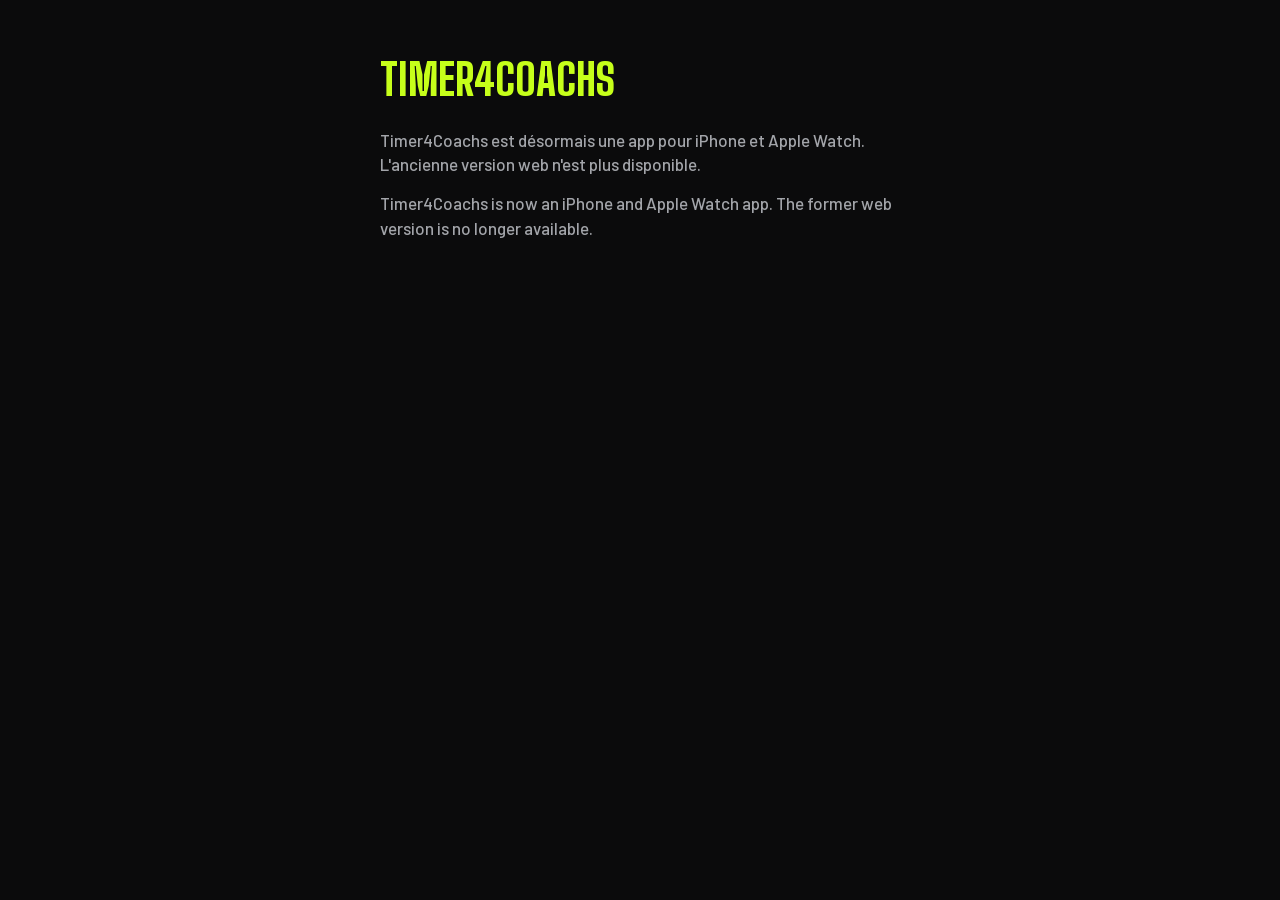
<file: index.html>
<!doctype html>
<html lang="fr">
<head>
<meta charset="utf-8">
<meta name="viewport" content="width=device-width, initial-scale=1, viewport-fit=cover">
<title>Timer4Coachs</title>
<meta name="theme-color" content="#0B0B0C">
<link rel="icon" type="image/png" href="icons/favicon-64.png">
<link rel="stylesheet" href="fonts.css">
<style>
html,body{margin:0;min-height:100%;background:#0B0B0C;color:#F2EFE6;font-family:"Barlow","Helvetica Neue",Arial,sans-serif}
main{max-width:520px;margin:0 auto;padding:48px 16px;line-height:1.45}
h1{font-family:"Big Shoulders Display","Arial Narrow",Impact,sans-serif;text-transform:uppercase;font-size:44px;margin:0 0 16px;color:#C6FF1A}
p{color:#A3A5AA;font-size:17px;margin:0 0 14px}
</style>
</head>
<body>
<main>
<h1>Timer4Coachs</h1>
<p>Timer4Coachs est désormais une app pour iPhone et Apple Watch. L'ancienne version web n'est plus disponible.</p>
<p lang="en">Timer4Coachs is now an iPhone and Apple Watch app. The former web version is no longer available.</p>
</main>
<!-- Désinstalle l'ancienne app web là où elle l'était (voir sw.js). -->
<script>if('serviceWorker' in navigator)navigator.serviceWorker.getRegistrations().then(function(r){r.forEach(function(x){x.update();});});</script>
</body>
</html>
</file>
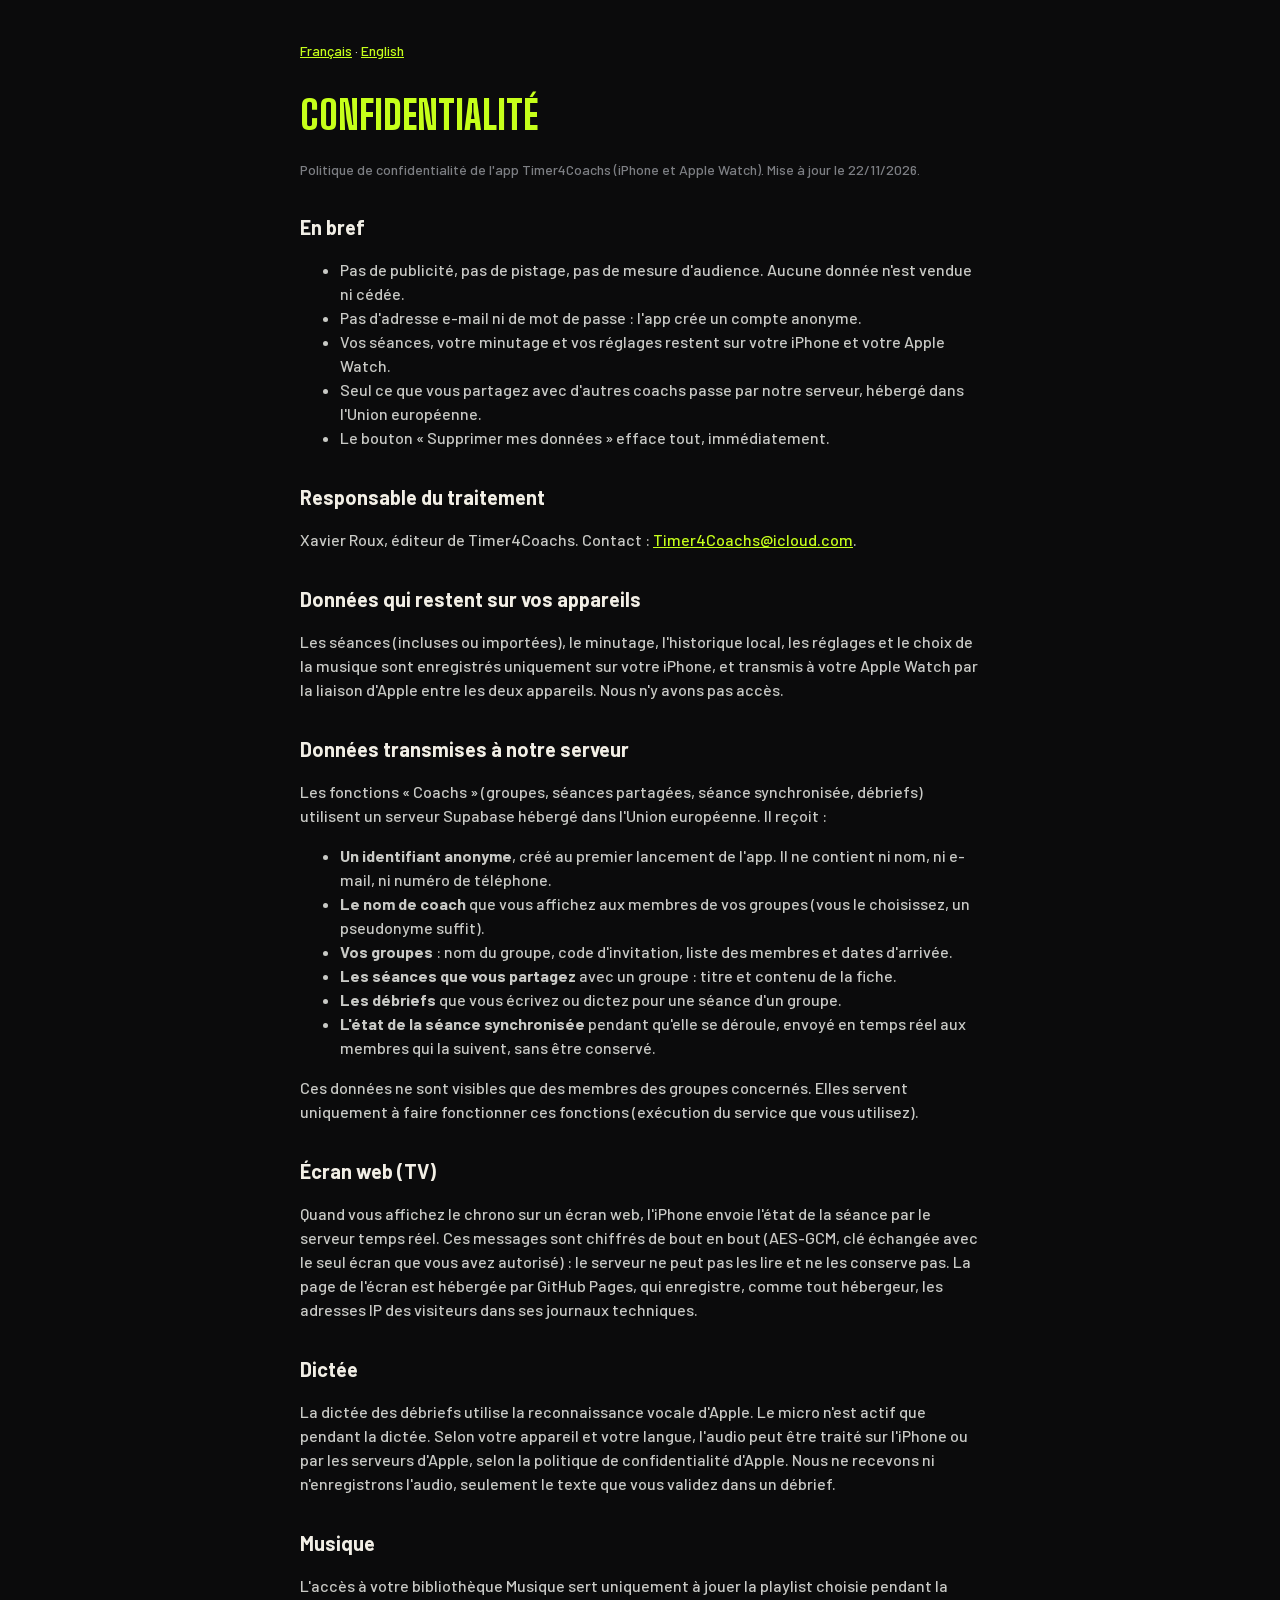
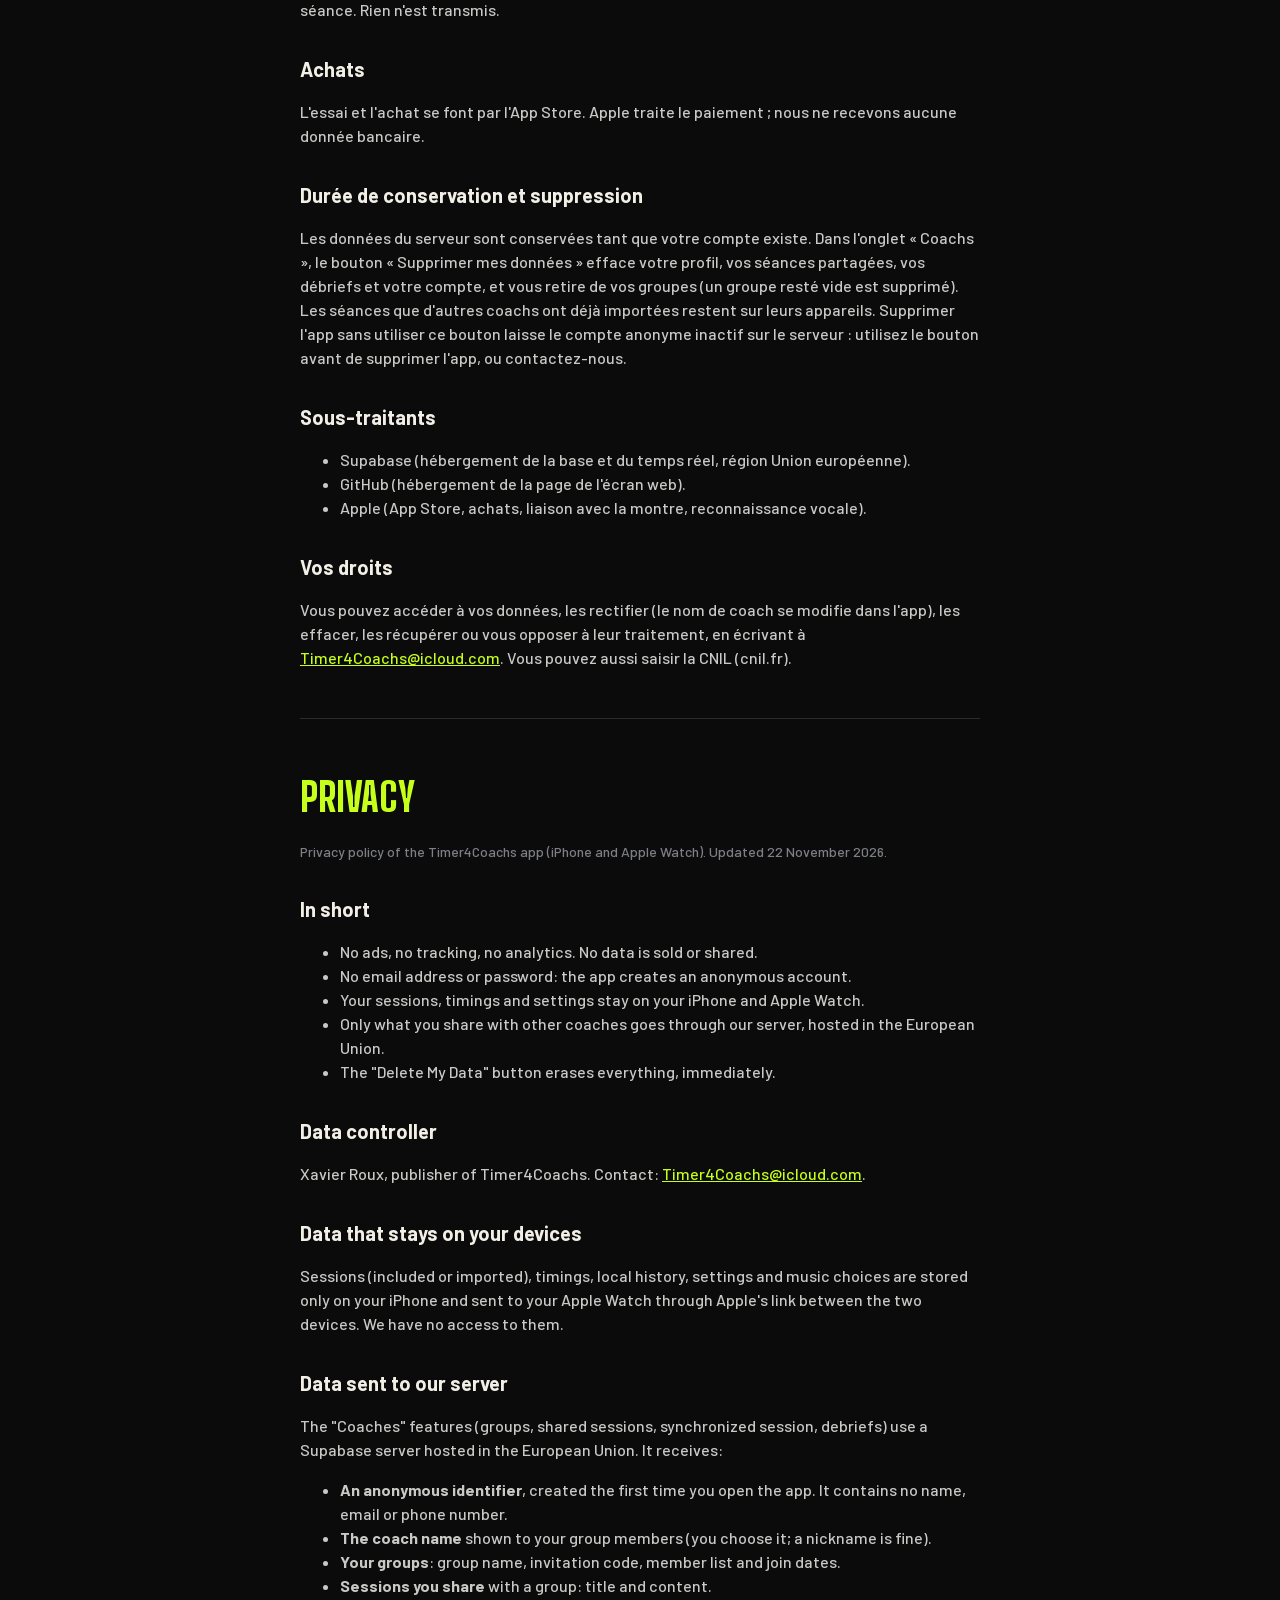
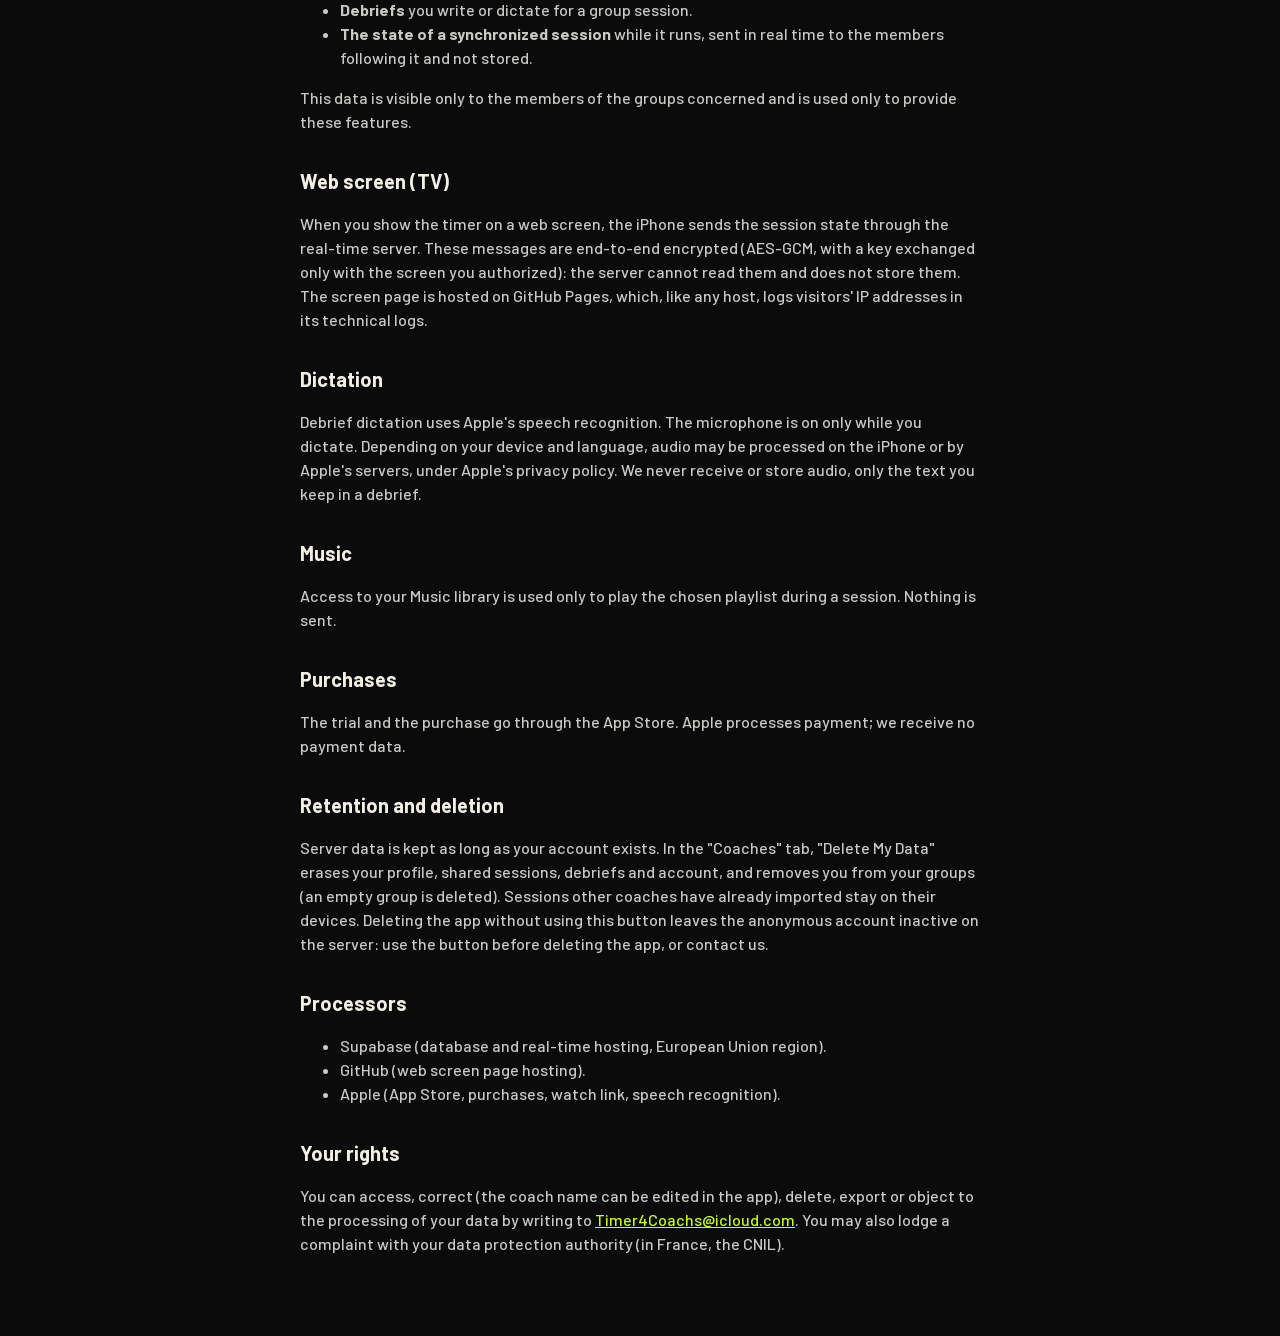
<file: confidentialite/index.html>
<!doctype html>
<html lang="fr">
<head>
<meta charset="utf-8">
<meta name="viewport" content="width=device-width, initial-scale=1">
<title>Timer4Coachs · Confidentialité</title>
<link rel="icon" type="image/png" href="../icons/favicon-64.png">
<link rel="stylesheet" href="../fonts.css">
<link rel="stylesheet" href="../pages.css">
</head>
<body>
<main>
<nav><a href="#fr">Français</a> · <a href="#en">English</a></nav>

<section id="fr" lang="fr">
<h1>Confidentialité</h1>
<p class="date">Politique de confidentialité de l'app Timer4Coachs (iPhone et Apple Watch). Mise à jour le 22/11/2026.</p>

<h2>En bref</h2>
<ul>
<li>Pas de publicité, pas de pistage, pas de mesure d'audience. Aucune donnée n'est vendue ni cédée.</li>
<li>Pas d'adresse e-mail ni de mot de passe : l'app crée un compte anonyme.</li>
<li>Vos séances, votre minutage et vos réglages restent sur votre iPhone et votre Apple Watch.</li>
<li>Seul ce que vous partagez avec d'autres coachs passe par notre serveur, hébergé dans l'Union européenne.</li>
<li>Le bouton « Supprimer mes données » efface tout, immédiatement.</li>
</ul>

<h2>Responsable du traitement</h2>
<p>Xavier Roux, éditeur de Timer4Coachs. Contact : <a href="mailto:Timer4Coachs@icloud.com">Timer4Coachs@icloud.com</a>.</p>

<h2>Données qui restent sur vos appareils</h2>
<p>Les séances (incluses ou importées), le minutage, l'historique local, les réglages et le choix de la musique sont enregistrés uniquement sur votre iPhone, et transmis à votre Apple Watch par la liaison d'Apple entre les deux appareils. Nous n'y avons pas accès.</p>

<h2>Données transmises à notre serveur</h2>
<p>Les fonctions « Coachs » (groupes, séances partagées, séance synchronisée, débriefs) utilisent un serveur Supabase hébergé dans l'Union européenne. Il reçoit :</p>
<ul>
<li><strong>Un identifiant anonyme</strong>, créé au premier lancement de l'app. Il ne contient ni nom, ni e-mail, ni numéro de téléphone.</li>
<li><strong>Le nom de coach</strong> que vous affichez aux membres de vos groupes (vous le choisissez, un pseudonyme suffit).</li>
<li><strong>Vos groupes</strong> : nom du groupe, code d'invitation, liste des membres et dates d'arrivée.</li>
<li><strong>Les séances que vous partagez</strong> avec un groupe : titre et contenu de la fiche.</li>
<li><strong>Les débriefs</strong> que vous écrivez ou dictez pour une séance d'un groupe.</li>
<li><strong>L'état de la séance synchronisée</strong> pendant qu'elle se déroule, envoyé en temps réel aux membres qui la suivent, sans être conservé.</li>
</ul>
<p>Ces données ne sont visibles que des membres des groupes concernés. Elles servent uniquement à faire fonctionner ces fonctions (exécution du service que vous utilisez).</p>

<h2>Écran web (TV)</h2>
<p>Quand vous affichez le chrono sur un écran web, l'iPhone envoie l'état de la séance par le serveur temps réel. Ces messages sont chiffrés de bout en bout (AES-GCM, clé échangée avec le seul écran que vous avez autorisé) : le serveur ne peut pas les lire et ne les conserve pas. La page de l'écran est hébergée par GitHub Pages, qui enregistre, comme tout hébergeur, les adresses IP des visiteurs dans ses journaux techniques.</p>

<h2>Dictée</h2>
<p>La dictée des débriefs utilise la reconnaissance vocale d'Apple. Le micro n'est actif que pendant la dictée. Selon votre appareil et votre langue, l'audio peut être traité sur l'iPhone ou par les serveurs d'Apple, selon la politique de confidentialité d'Apple. Nous ne recevons ni n'enregistrons l'audio, seulement le texte que vous validez dans un débrief.</p>

<h2>Musique</h2>
<p>L'accès à votre bibliothèque Musique sert uniquement à jouer la playlist choisie pendant la séance. Rien n'est transmis.</p>

<h2>Achats</h2>
<p>L'essai et l'achat se font par l'App Store. Apple traite le paiement ; nous ne recevons aucune donnée bancaire.</p>

<h2>Durée de conservation et suppression</h2>
<p>Les données du serveur sont conservées tant que votre compte existe. Dans l'onglet « Coachs », le bouton « Supprimer mes données » efface votre profil, vos séances partagées, vos débriefs et votre compte, et vous retire de vos groupes (un groupe resté vide est supprimé). Les séances que d'autres coachs ont déjà importées restent sur leurs appareils. Supprimer l'app sans utiliser ce bouton laisse le compte anonyme inactif sur le serveur : utilisez le bouton avant de supprimer l'app, ou contactez-nous.</p>

<h2>Sous-traitants</h2>
<ul>
<li>Supabase (hébergement de la base et du temps réel, région Union européenne).</li>
<li>GitHub (hébergement de la page de l'écran web).</li>
<li>Apple (App Store, achats, liaison avec la montre, reconnaissance vocale).</li>
</ul>

<h2>Vos droits</h2>
<p>Vous pouvez accéder à vos données, les rectifier (le nom de coach se modifie dans l'app), les effacer, les récupérer ou vous opposer à leur traitement, en écrivant à <a href="mailto:Timer4Coachs@icloud.com">Timer4Coachs@icloud.com</a>. Vous pouvez aussi saisir la CNIL (cnil.fr).</p>
</section>

<hr>

<section id="en" lang="en">
<h1>Privacy</h1>
<p class="date">Privacy policy of the Timer4Coachs app (iPhone and Apple Watch). Updated 22 November 2026.</p>

<h2>In short</h2>
<ul>
<li>No ads, no tracking, no analytics. No data is sold or shared.</li>
<li>No email address or password: the app creates an anonymous account.</li>
<li>Your sessions, timings and settings stay on your iPhone and Apple Watch.</li>
<li>Only what you share with other coaches goes through our server, hosted in the European Union.</li>
<li>The "Delete My Data" button erases everything, immediately.</li>
</ul>

<h2>Data controller</h2>
<p>Xavier Roux, publisher of Timer4Coachs. Contact: <a href="mailto:Timer4Coachs@icloud.com">Timer4Coachs@icloud.com</a>.</p>

<h2>Data that stays on your devices</h2>
<p>Sessions (included or imported), timings, local history, settings and music choices are stored only on your iPhone and sent to your Apple Watch through Apple's link between the two devices. We have no access to them.</p>

<h2>Data sent to our server</h2>
<p>The "Coaches" features (groups, shared sessions, synchronized session, debriefs) use a Supabase server hosted in the European Union. It receives:</p>
<ul>
<li><strong>An anonymous identifier</strong>, created the first time you open the app. It contains no name, email or phone number.</li>
<li><strong>The coach name</strong> shown to your group members (you choose it; a nickname is fine).</li>
<li><strong>Your groups</strong>: group name, invitation code, member list and join dates.</li>
<li><strong>Sessions you share</strong> with a group: title and content.</li>
<li><strong>Debriefs</strong> you write or dictate for a group session.</li>
<li><strong>The state of a synchronized session</strong> while it runs, sent in real time to the members following it and not stored.</li>
</ul>
<p>This data is visible only to the members of the groups concerned and is used only to provide these features.</p>

<h2>Web screen (TV)</h2>
<p>When you show the timer on a web screen, the iPhone sends the session state through the real-time server. These messages are end-to-end encrypted (AES-GCM, with a key exchanged only with the screen you authorized): the server cannot read them and does not store them. The screen page is hosted on GitHub Pages, which, like any host, logs visitors' IP addresses in its technical logs.</p>

<h2>Dictation</h2>
<p>Debrief dictation uses Apple's speech recognition. The microphone is on only while you dictate. Depending on your device and language, audio may be processed on the iPhone or by Apple's servers, under Apple's privacy policy. We never receive or store audio, only the text you keep in a debrief.</p>

<h2>Music</h2>
<p>Access to your Music library is used only to play the chosen playlist during a session. Nothing is sent.</p>

<h2>Purchases</h2>
<p>The trial and the purchase go through the App Store. Apple processes payment; we receive no payment data.</p>

<h2>Retention and deletion</h2>
<p>Server data is kept as long as your account exists. In the "Coaches" tab, "Delete My Data" erases your profile, shared sessions, debriefs and account, and removes you from your groups (an empty group is deleted). Sessions other coaches have already imported stay on their devices. Deleting the app without using this button leaves the anonymous account inactive on the server: use the button before deleting the app, or contact us.</p>

<h2>Processors</h2>
<ul>
<li>Supabase (database and real-time hosting, European Union region).</li>
<li>GitHub (web screen page hosting).</li>
<li>Apple (App Store, purchases, watch link, speech recognition).</li>
</ul>

<h2>Your rights</h2>
<p>You can access, correct (the coach name can be edited in the app), delete, export or object to the processing of your data by writing to <a href="mailto:Timer4Coachs@icloud.com">Timer4Coachs@icloud.com</a>. You may also lodge a complaint with your data protection authority (in France, the CNIL).</p>
</section>
</main>
</body>
</html>
</file>
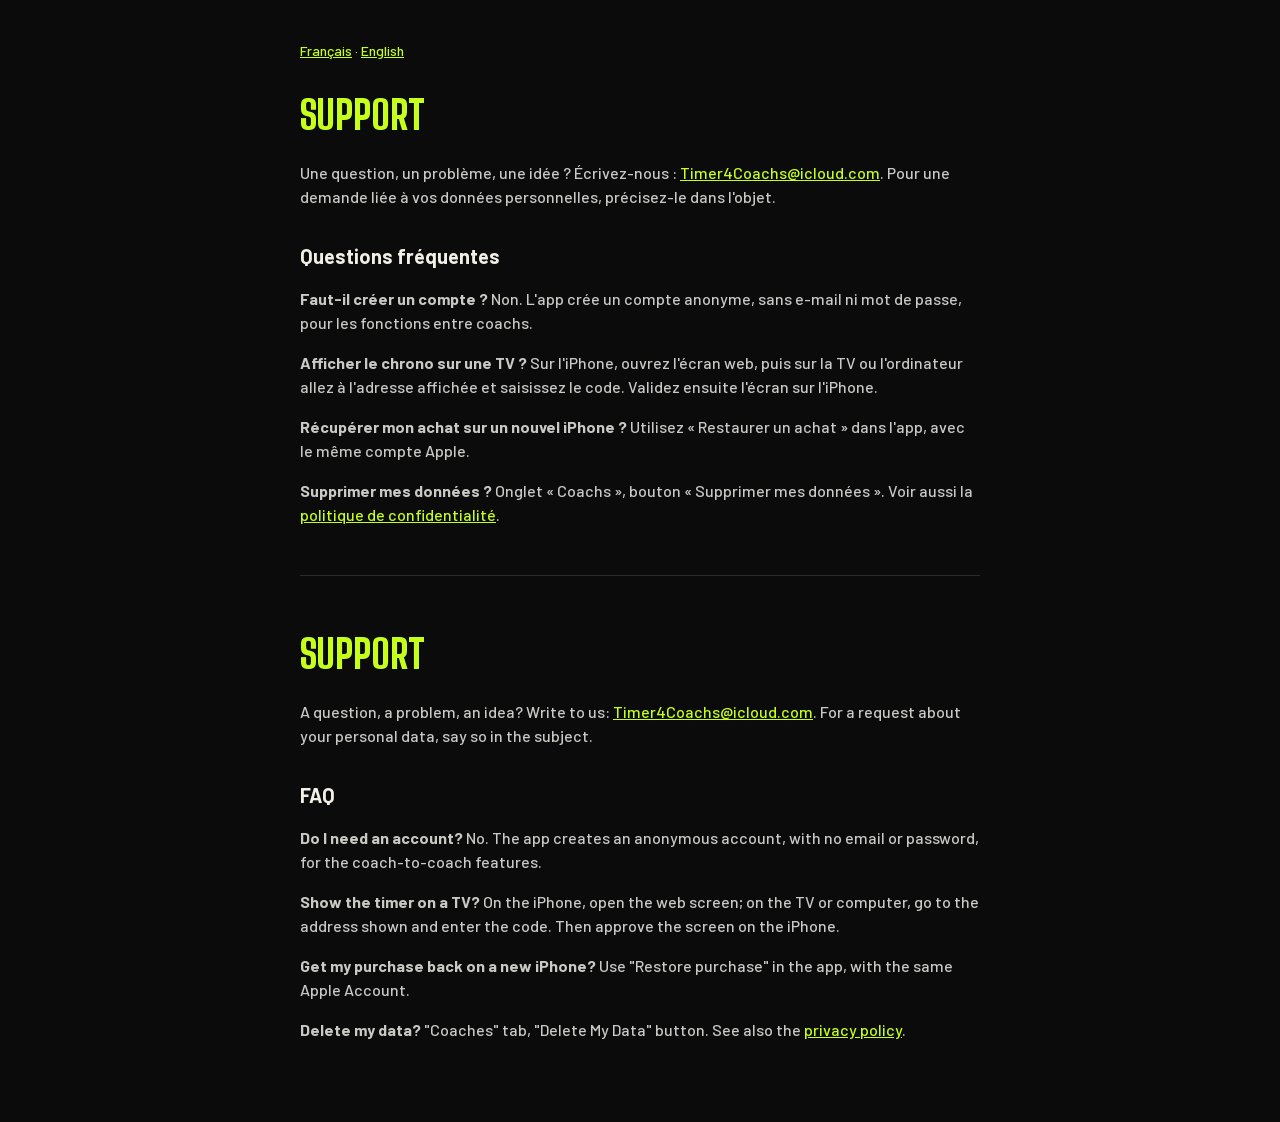
<file: support/index.html>
<!doctype html>
<html lang="fr">
<head>
<meta charset="utf-8">
<meta name="viewport" content="width=device-width, initial-scale=1">
<title>Timer4Coachs · Support</title>
<link rel="icon" type="image/png" href="../icons/favicon-64.png">
<link rel="stylesheet" href="../fonts.css">
<link rel="stylesheet" href="../pages.css">
</head>
<body>
<main>
<nav><a href="#fr">Français</a> · <a href="#en">English</a></nav>

<section id="fr" lang="fr">
<h1>Support</h1>
<p>Une question, un problème, une idée ? Écrivez-nous : <a href="mailto:Timer4Coachs@icloud.com">Timer4Coachs@icloud.com</a>. Pour une demande liée à vos données personnelles, précisez-le dans l'objet.</p>

<h2>Questions fréquentes</h2>
<p><strong>Faut-il créer un compte ?</strong> Non. L'app crée un compte anonyme, sans e-mail ni mot de passe, pour les fonctions entre coachs.</p>
<p><strong>Afficher le chrono sur une TV ?</strong> Sur l'iPhone, ouvrez l'écran web, puis sur la TV ou l'ordinateur allez à l'adresse affichée et saisissez le code. Validez ensuite l'écran sur l'iPhone.</p>
<p><strong>Récupérer mon achat sur un nouvel iPhone ?</strong> Utilisez « Restaurer un achat » dans l'app, avec le même compte Apple.</p>
<p><strong>Supprimer mes données ?</strong> Onglet « Coachs », bouton « Supprimer mes données ». Voir aussi la <a href="../confidentialite/">politique de confidentialité</a>.</p>
</section>

<hr>

<section id="en" lang="en">
<h1>Support</h1>
<p>A question, a problem, an idea? Write to us: <a href="mailto:Timer4Coachs@icloud.com">Timer4Coachs@icloud.com</a>. For a request about your personal data, say so in the subject.</p>

<h2>FAQ</h2>
<p><strong>Do I need an account?</strong> No. The app creates an anonymous account, with no email or password, for the coach-to-coach features.</p>
<p><strong>Show the timer on a TV?</strong> On the iPhone, open the web screen; on the TV or computer, go to the address shown and enter the code. Then approve the screen on the iPhone.</p>
<p><strong>Get my purchase back on a new iPhone?</strong> Use "Restore purchase" in the app, with the same Apple Account.</p>
<p><strong>Delete my data?</strong> "Coaches" tab, "Delete My Data" button. See also the <a href="../confidentialite/">privacy policy</a>.</p>
</section>
</main>
</body>
</html>
</file>
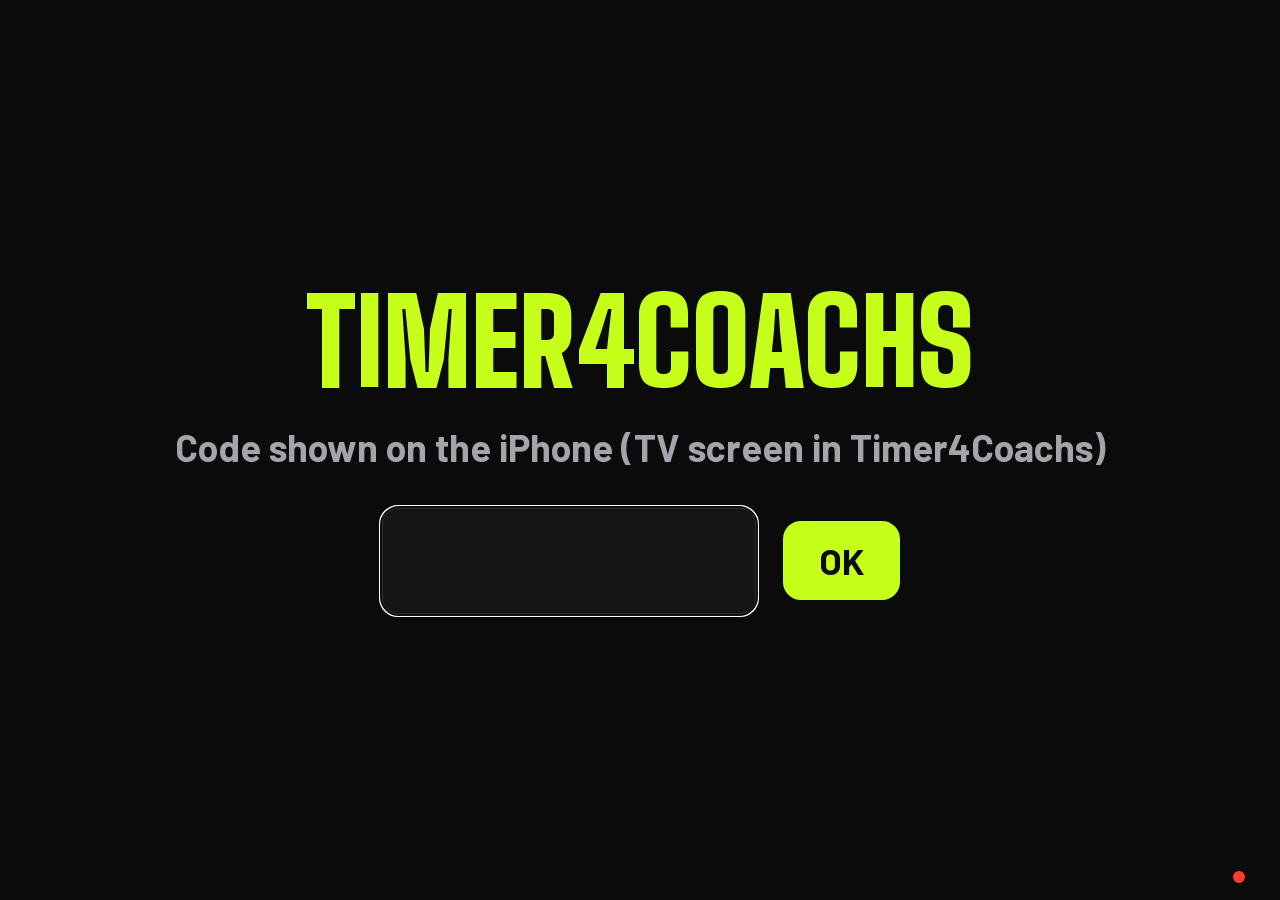
<file: tv/index.html>
<!doctype html>
<html lang="fr">
<head>
<meta charset="utf-8">
<meta name="viewport" content="width=device-width,initial-scale=1">
<meta name="robots" content="noindex">
<!-- Seuls ce site et le temps réel Supabase sont joignables : un message piégé ne peut rien charger d'ailleurs. -->
<meta http-equiv="Content-Security-Policy" content="default-src 'none'; script-src 'self'; style-src 'self' 'unsafe-inline'; font-src 'self'; img-src 'self' data:; connect-src wss://uyykwnzvwwaerzpgsqsp.supabase.co; base-uri 'none'; form-action 'none'">
<meta name="referrer" content="no-referrer">
<title>Timer4Coachs TV</title>
<link rel="stylesheet" href="../fonts.css">
<style>
/* Écran web de Timer4Coachs : affiche la séance que mène un iPhone (code de 6 caractères).
   JavaScript ES5 sans bibliothèque, pour les navigateurs des TV anciennes. */
:root{--ink:#0B0B0C;--panel:#141517;--line:#2A2C30;--text:#F2EFE6;--muted:#A3A5AA;--dim:#8E9096;--lime:#C6FF1A;--c:#C6FF1A;
  --fd:"Big Shoulders Display","Arial Narrow",Impact,sans-serif;--ft:"Barlow","Helvetica Neue",Arial,sans-serif}
*{box-sizing:border-box;margin:0;padding:0}
html,body{height:100%;background:var(--ink);color:var(--text);font-family:var(--ft);overflow:hidden;cursor:none}
.cache{display:none!important}
/* Marges de 4 % : certaines TV rognent les bords de l'image. */
#ecran{position:absolute;top:4vh;bottom:4vh;left:4vw;right:4vw}
.centre{position:absolute;top:0;bottom:0;left:0;right:0;display:flex;flex-direction:column;align-items:center;justify-content:center;text-align:center;padding:4vh 4vw}
.grand{font-family:var(--fd);font-weight:900;text-transform:uppercase;color:var(--lime);font-size:13vh;font-size:min(13vh,10vw);line-height:1}
.sous{font-weight:700;font-size:4.2vh;color:var(--muted);margin-top:2.5vh}
.code{font-family:var(--fd);font-weight:900;font-size:7vh;letter-spacing:1.2vh;color:var(--lime)}
#saisie{margin-top:4vh;display:flex;gap:2vw;align-items:center}
#saisie input{font-family:var(--fd);font-weight:900;font-size:8vh;letter-spacing:1.5vh;text-transform:uppercase;width:42vh;text-align:center;
  background:var(--panel);color:var(--lime);border:.4vh solid var(--line);border-radius:2vh;padding:1vh 2vh;cursor:auto}
#saisie button{font-family:var(--ft);font-weight:700;font-size:4vh;background:var(--lime);color:var(--ink);border:0;border-radius:2vh;padding:2vh 4vh;cursor:pointer}
/* Cadran : 64 % de la hauteur, toute la largeur sert de barre de progression. */
/* Bandeau (logo et nom de la salle, coach) : 11 % en haut quand l'iPhone en envoie un. */
#entete{position:absolute;top:0;left:0;right:0;height:11%;display:flex;align-items:center;gap:1.6vw;white-space:nowrap}
#logo{height:100%;max-width:30%;object-fit:contain;border-radius:1vh}
#salle{font-family:var(--fd);font-weight:800;font-size:4.6vh;letter-spacing:.3vh;text-transform:uppercase;overflow:hidden;text-overflow:ellipsis}
#coach{margin-left:auto;text-align:right;line-height:1}
#coach .etiq{display:block;font-family:var(--fd);font-weight:800;font-size:2.6vh;letter-spacing:.3vh;text-transform:uppercase;color:var(--dim)}
#nomCoach{font-family:var(--fd);font-weight:900;font-size:5.4vh;letter-spacing:.3vh;text-transform:uppercase;color:var(--lime)}
/* Cadran : 80 % de la hauteur (66,5 % sous le bandeau), toute la largeur sert de barre de progression. */
#cadran{position:absolute;top:0;left:0;right:0;height:80%;background:var(--panel);overflow:hidden;border-radius:1.5vh}
#cadran.consigne{background:var(--text)}
/* Le cadran ne montre que le temps : bloc, rang et exercice sont dans la colonne de droite. */
#cadran .haut,#cadran .lib{display:none}
.contenu{position:absolute;top:0;bottom:0;left:0;padding:2.4vh 3vw;display:flex;flex-direction:column}
.haut{display:flex;justify-content:space-between;font-family:var(--fd);font-weight:800;font-size:6vh;letter-spacing:.3vh;text-transform:uppercase;opacity:.85;white-space:nowrap;overflow:hidden}
.haut span:first-child{overflow:hidden;text-overflow:ellipsis}
.temps{flex:1;display:flex;align-items:center;justify-content:center;font-family:var(--fd);font-weight:900;font-size:36vh;font-size:min(36vh,24vw);line-height:1;font-variant-numeric:tabular-nums}
.lib{font-weight:700;font-size:5.4vh;text-transform:uppercase;white-space:nowrap;overflow:hidden;text-overflow:ellipsis}
.base .temps{color:var(--c)}
#cadran.consigne .contenu{color:var(--ink)}
#cadran.consigne .temps{color:var(--ink)}
#remplissage{position:absolute;top:0;bottom:0;left:0;width:0;overflow:hidden;background:var(--c)}
#remplissage .contenu{color:var(--ink)}
#hachures{position:absolute;top:0;bottom:0;left:0;width:0;border-right:3px solid var(--c);
  background:repeating-linear-gradient(-45deg,var(--h) 0,var(--h) 22px,var(--ink) 22px,var(--ink) 44px)}
#pause{position:absolute;top:50%;left:50%;transform:translate(-50%,-50%);font-family:var(--fd);font-weight:900;font-size:11vh;text-transform:uppercase;
  color:var(--lime);background:rgba(11,11,12,.85);padding:1vh 4vh;border-radius:2vh;white-space:nowrap}
/* Instructions */
#seance.avecEntete #cadran{top:14%;height:66.5%}
/* Une seule ligne : la consigne, qui défile si elle est trop longue. */
#infos{position:absolute;top:80%;bottom:0;left:0;right:0;padding:2.6vh 3vw 0}
#seance.avecEntete #infos{top:80.5%}
#ligne{display:flex;align-items:baseline;white-space:nowrap}
#defile{flex:1;min-width:0;overflow:hidden;margin-right:3vw}
#defile span{display:inline-block;font-weight:700;font-size:5vh}
#copie{padding-left:6vh}
#ligne .etiq{font-family:var(--fd);font-weight:800;font-size:3vh;letter-spacing:.3vh;text-transform:uppercase;color:var(--dim);margin-right:1.4vw}
#barre{height:6px;background:var(--line);border-radius:3px;margin-top:1.6vh;overflow:hidden}
#barre div{height:100%;width:0;background:rgba(242,239,230,.7)}
#mi{position:absolute;top:0;bottom:0;left:0;right:0;background:rgba(11,11,12,.94);display:flex;flex-direction:column;align-items:center;justify-content:center;text-align:center}
#mi .t{font-family:var(--fd);font-weight:800;font-size:5vh;letter-spacing:.5vh;text-transform:uppercase;color:var(--c)}
#mi .m{font-family:var(--fd);font-weight:900;font-size:16vh;text-transform:uppercase;line-height:1}
/* État de la liaison, discret dans le coin. */
#liaison{position:fixed;right:2vw;bottom:1.5vh;font-size:2.4vh;color:var(--dim)}
#liaison:before{content:"";display:inline-block;width:1.4vh;height:1.4vh;border-radius:50%;background:#FF3B30;margin-right:1vh;vertical-align:middle}
#liaison.ok:before{background:var(--lime)}
/* Pendant la séance, l'état de la liaison ne s'affiche que s'il y a un problème. */
#liaison.ok.discret{display:none}
/* Heure, en petit au milieu du bandeau. */
#horloge{position:absolute;left:50%;top:50%;transform:translate(-50%,-50%);font-family:var(--fd);font-weight:800;font-size:4.6vh;letter-spacing:.3vh;color:var(--muted);font-variant-numeric:tabular-nums}
/* Programme du bloc : le chrono prend les 2/3, la liste des exercices le dernier tiers, sans cadre. */
#prog{position:absolute;top:0;bottom:17%;right:0;width:33%;padding-top:1vh;overflow:hidden;display:none}
#seance.avecProg #prog{display:block}
#seance.avecEntete #prog{top:14%}
#seance.avecProg #cadran{right:36%;height:auto;bottom:17%}
#seance.avecProg #infos{top:83%;padding:0}
#nomProg .rangProg{color:var(--c);margin-right:1.2vw}
#nomProg{font-family:var(--fd);font-weight:900;font-size:6.4vh;text-transform:uppercase;line-height:1;letter-spacing:.2vh;max-height:2em;overflow:hidden}
#listeProg{list-style:none;margin-top:2.6vh}
#listeProg li{display:flex;align-items:baseline;gap:1.2vw;font-weight:700;font-size:4.8vh;line-height:1.05;margin-bottom:1.8vh}
/* Un seul axe : la colonne des nombres a la même largeur partout, alignée à droite. */
#listeProg .n{flex:none;width:9vh;font-family:var(--fd);font-weight:900;font-size:6.4vh;color:var(--lime);text-align:right;font-variant-numeric:tabular-nums}
#listeProg .t{min-width:0;overflow:hidden;max-height:3.2em}
#listeProg.large .n{width:13vh;font-size:5vh}
#listeProg li.s{font-size:4.2vh}
#listeProg li.s .n{font-size:5.4vh;color:var(--text)}
#listeProg li.on{background:var(--c);color:var(--ink);border-radius:1vh;padding:.4vh 1vw;margin-left:-1vw;margin-right:-1vw}
#listeProg li.on .n{color:var(--ink)}
/* Scaling en bas, façon commentaires : le niveau en gras blanc. */
#notesL{flex:1;min-width:0;margin-right:3vw;display:none;font-size:3.3vh;color:var(--muted);line-height:1.35}
#notesL div{white-space:nowrap;overflow:hidden;text-overflow:ellipsis}
/* Une seule note (la consigne d'un bloc sans scaling) : elle peut tenir sur deux lignes. */
#notesL div:only-child{white-space:normal;max-height:2.7em}
#notesL b{font-family:var(--fd);font-weight:900;letter-spacing:.2vh;color:var(--text);margin-right:.6vw}
#seance.avecProg #defile{display:none}
#seance.avecProg #notesL{display:block}
#seance.avecProg #ligne{align-items:flex-end;height:calc(100% - 1.6vh - 6px)}
#seance.avecProg #ligne > span{padding-bottom:.4vh}
/* Avant le départ : l'heure en grand sur fond noir, la séance entière à droite. */
#seance.attente #cadran{background:none}
#seance.attente #horloge,#seance.attente #infos,#seance.attente #prog,#seance.attente #remplissage,#seance.attente #hachures{visibility:hidden}
#seance.attente .base .temps{color:var(--text)}
#seance.avant #cadran{background:none}
#seance.avant .haut,#seance.avant .lib,#seance.avant #pause,#seance.avant #horloge,#seance.avant #barre,#seance.avant #hachures{visibility:hidden}
#seance.avant .base .temps{color:var(--text)}
#seance.avant #nomProg{font-size:5.2vh}
#seance.avant #listeProg{margin-top:1.4vh}
#seance.avant #listeProg li{font-size:4.1vh;margin-bottom:.7vh}
#seance.avant #listeProg .n{font-size:5.6vh}
#seance.avant #listeProg li.s{font-size:3.8vh}
#seance.avant #listeProg li.s .n{font-size:4.6vh}
</style>
</head>
<body>
<div id="ecran">
  <div id="accueil" class="centre">
    <div class="grand">Timer4Coachs</div>
    <div class="sous" id="consigneCode">Code de l'iPhone (TV dans Timer4Coachs)</div>
    <form id="saisie">
      <input id="champ" maxlength="6" autocomplete="off" autocapitalize="characters" spellcheck="false">
      <button type="submit">OK</button>
    </form>
  </div>
  <div id="message" class="centre cache">
    <div class="grand" id="mTitre"></div>
    <div class="sous" id="mSous"></div>
    <div class="sous code" id="mCode"></div>
  </div>
  <div id="seance" class="cache">
    <div id="entete" class="cache">
      <img id="logo" class="cache" alt="">
      <span id="salle"></span>
      <span id="horloge"></span>
      <span id="coach"><span class="etiq" id="etiqCoach"></span><span id="nomCoach"></span></span>
    </div>
    <div id="cadran">
      <div id="hachures"></div>
      <div class="contenu base" id="c1"><div class="haut"><span class="bloc"></span><span class="rang"></span></div><div class="temps"></div><div class="lib"></div></div>
      <div id="remplissage"><div class="contenu" id="c2"><div class="haut"><span class="bloc"></span><span class="rang"></span></div><div class="temps"></div><div class="lib"></div></div></div>
      <div id="pause" class="cache"></div>
    </div>
    <div id="prog"><div id="nomProg"></div><ul id="listeProg"></ul></div>
    <div id="infos">
      <div id="ligne"><div id="notesL"></div><div id="defile"><span id="consigne"></span><span id="copie" class="cache"></span></div></div>
      <div id="barre"><div></div></div>
    </div>
    <div id="mi" class="cache"><div class="t" id="miT"></div><div class="m" id="miM"></div></div>
  </div>
</div>
<div id="liaison">…</div>
<script src="tv.js"></script>
</body>
</html>
</file>
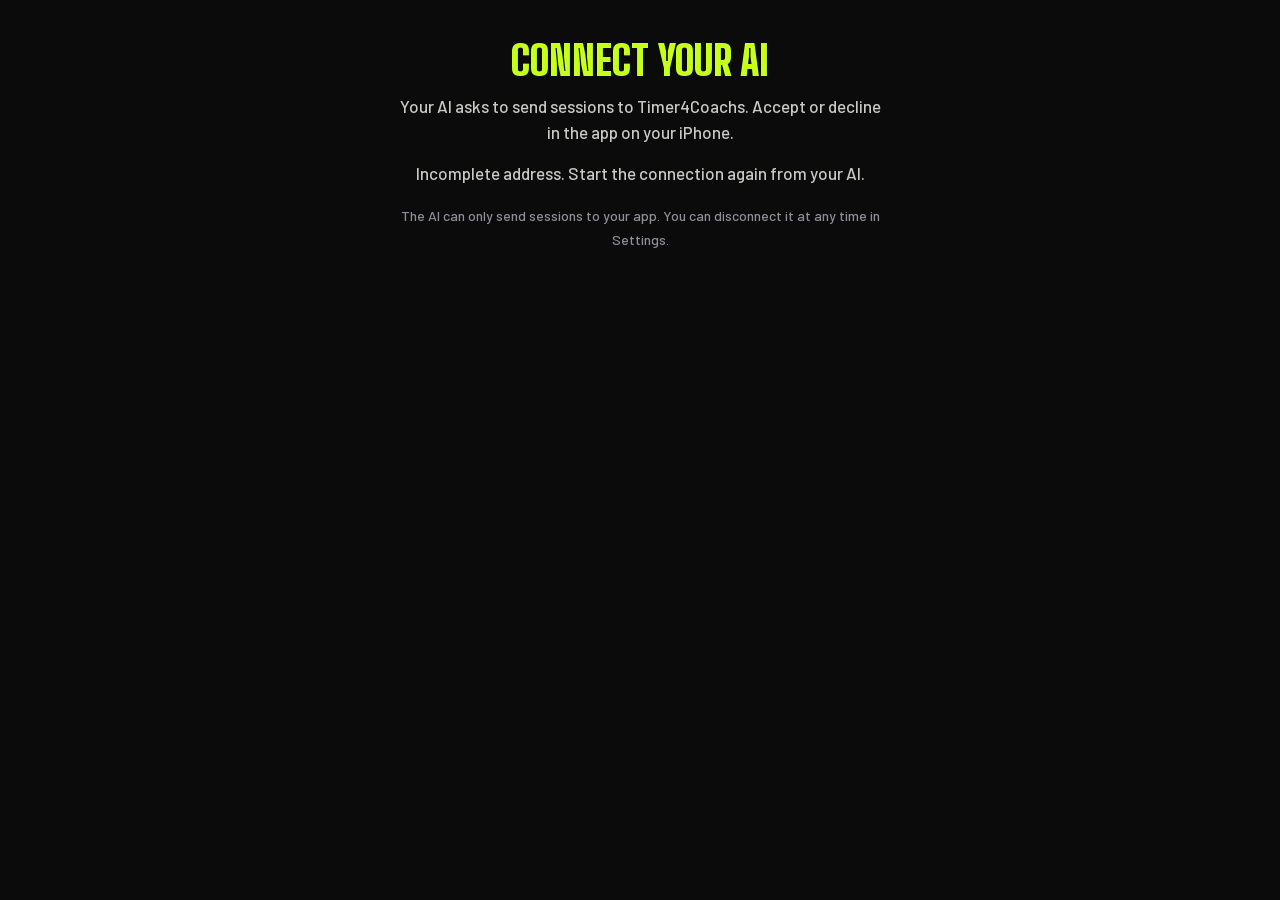
<file: oauth/consent/index.html>
<!doctype html>
<html lang="fr">
<head>
<meta charset="utf-8">
<meta name="viewport" content="width=device-width,initial-scale=1">
<meta name="robots" content="noindex">
<!-- Seuls ce site et l'API Supabase du projet sont joignables. -->
<meta http-equiv="Content-Security-Policy" content="default-src 'none'; script-src 'self'; style-src 'self' 'unsafe-inline'; font-src 'self'; img-src 'self' data:; connect-src https://uyykwnzvwwaerzpgsqsp.supabase.co; base-uri 'none'; form-action 'none'">
<meta name="referrer" content="no-referrer">
<title>Timer4Coachs · Connecter mon IA</title>
<link rel="icon" type="image/png" href="../../icons/favicon-64.png">
<link rel="stylesheet" href="../../fonts.css">
<style>
/* Page d'autorisation OAuth : une IA demande à envoyer des séances au coach. Le coach accepte dans l'app
   de son iPhone (QR code, ou bouton sur l'iPhone même) ; la page attend la réponse puis renvoie vers l'IA. */
:root{--ink:#0B0B0C;--panel:#141517;--line:#2A2C30;--text:#F2EFE6;--muted:#C9CAC6;--dim:#8E9096;--lime:#C6FF1A;
  --fd:"Big Shoulders Display","Arial Narrow",Impact,sans-serif;--ft:"Barlow","Helvetica Neue",Arial,sans-serif}
*{box-sizing:border-box}
html,body{margin:0;background:var(--ink);color:var(--text);font-family:var(--ft)}
main{max-width:520px;margin:0 auto;padding:40px 16px 56px;text-align:center;line-height:1.5}
h1{font-family:var(--fd);font-weight:900;text-transform:uppercase;font-size:40px;line-height:1.05;margin:0 0 12px;color:var(--lime)}
p{color:var(--muted);font-size:17px;margin:0 0 16px}
.cache{display:none!important}
#qr{display:inline-block;background:#fff;border-radius:16px;padding:8px;margin:12px 0 20px}
#qr svg{display:block;width:240px;height:240px;max-width:70vw;max-height:70vw}
.bouton{display:inline-block;font-weight:700;font-size:19px;text-decoration:none;background:var(--lime);color:var(--ink);
  border-radius:16px;padding:16px 28px;margin:8px 0 20px}
.attente{display:flex;align-items:center;justify-content:center;gap:10px;color:var(--dim);font-size:15px;margin-top:8px}
.point{width:10px;height:10px;border-radius:50%;background:var(--lime);animation:souffle 1.4s ease-in-out infinite}
@keyframes souffle{0%,100%{opacity:.25}50%{opacity:1}}
@media (prefers-reduced-motion:reduce){.point{animation:none}}
.etapes{text-align:left;background:var(--panel);border:1px solid var(--line);border-radius:16px;padding:16px 20px;margin:0 0 20px}
.etapes li{color:var(--muted);font-size:16px;margin:4px 0}
small{color:var(--dim);font-size:14px}
</style>
</head>
<body>
<main>
  <h1 id="titre"></h1>
  <p id="intro"></p>

  <div id="ordinateur" class="cache">
    <div id="qr" aria-hidden="true"></div>
    <ol class="etapes"><li id="etape1"></li><li id="etape2"></li><li id="etape3"></li></ol>
  </div>

  <div id="mobile" class="cache">
    <a id="ouvrir" class="bouton" href="#"></a>
    <p id="retour"></p>
  </div>

  <div id="attente" class="attente cache"><span class="point"></span><span id="texteAttente"></span></div>
  <p id="message" class="cache"></p>
  <small id="note"></small>
</main>
<script src="../qr.js"></script>
<script src="consent.js"></script>
</body>
</html>
</file>
<file: fonts.css>
@font-face{font-family:'Barlow';font-style:normal;font-weight:500;font-display:swap;src:url(fonts/Barlow-500.woff2) format('woff2');unicode-range:U+0000-00FF, U+0131, U+0152-0153, U+02BB-02BC, U+02C6, U+02DA, U+02DC, U+0304, U+0308, U+0329, U+2000-206F, U+20AC, U+2122, U+2191, U+2193, U+2212, U+2215, U+FEFF, U+FFFD;}
@font-face{font-family:'Barlow';font-style:normal;font-weight:600;font-display:swap;src:url(fonts/Barlow-600.woff2) format('woff2');unicode-range:U+0000-00FF, U+0131, U+0152-0153, U+02BB-02BC, U+02C6, U+02DA, U+02DC, U+0304, U+0308, U+0329, U+2000-206F, U+20AC, U+2122, U+2191, U+2193, U+2212, U+2215, U+FEFF, U+FFFD;}
@font-face{font-family:'Barlow';font-style:normal;font-weight:700;font-display:swap;src:url(fonts/Barlow-700.woff2) format('woff2');unicode-range:U+0000-00FF, U+0131, U+0152-0153, U+02BB-02BC, U+02C6, U+02DA, U+02DC, U+0304, U+0308, U+0329, U+2000-206F, U+20AC, U+2122, U+2191, U+2193, U+2212, U+2215, U+FEFF, U+FFFD;}
@font-face{font-family:'Big Shoulders Display';font-style:normal;font-weight:800;font-display:swap;src:url(fonts/BigShouldersDisplay-800.woff2) format('woff2');unicode-range:U+0000-00FF, U+0131, U+0152-0153, U+02BB-02BC, U+02C6, U+02DA, U+02DC, U+0304, U+0308, U+0329, U+2000-206F, U+20AC, U+2122, U+2191, U+2193, U+2212, U+2215, U+FEFF, U+FFFD;}
@font-face{font-family:'Big Shoulders Display';font-style:normal;font-weight:900;font-display:swap;src:url(fonts/BigShouldersDisplay-900.woff2) format('woff2');unicode-range:U+0000-00FF, U+0131, U+0152-0153, U+02BB-02BC, U+02C6, U+02DA, U+02DC, U+0304, U+0308, U+0329, U+2000-206F, U+20AC, U+2122, U+2191, U+2193, U+2212, U+2215, U+FEFF, U+FFFD;}
</file>
<file: pages.css>
html,body{margin:0;background:#0B0B0C;color:#F2EFE6;font-family:"Barlow","Helvetica Neue",Arial,sans-serif}
main{max-width:680px;margin:0 auto;padding:40px 16px 64px;line-height:1.5}
h1{font-family:"Big Shoulders Display","Arial Narrow",Impact,sans-serif;text-transform:uppercase;font-size:40px;margin:0 0 8px;color:#C6FF1A}
h2{font-size:20px;margin:32px 0 8px;color:#F2EFE6}
p,li{color:#C9CAC6;font-size:16px}
a{color:#C6FF1A}
.date{color:#7D7F84;font-size:14px;margin-bottom:24px}
nav{font-size:14px;margin-bottom:24px}
hr{border:0;border-top:1px solid #2A2B2E;margin:48px 0}
</file>
